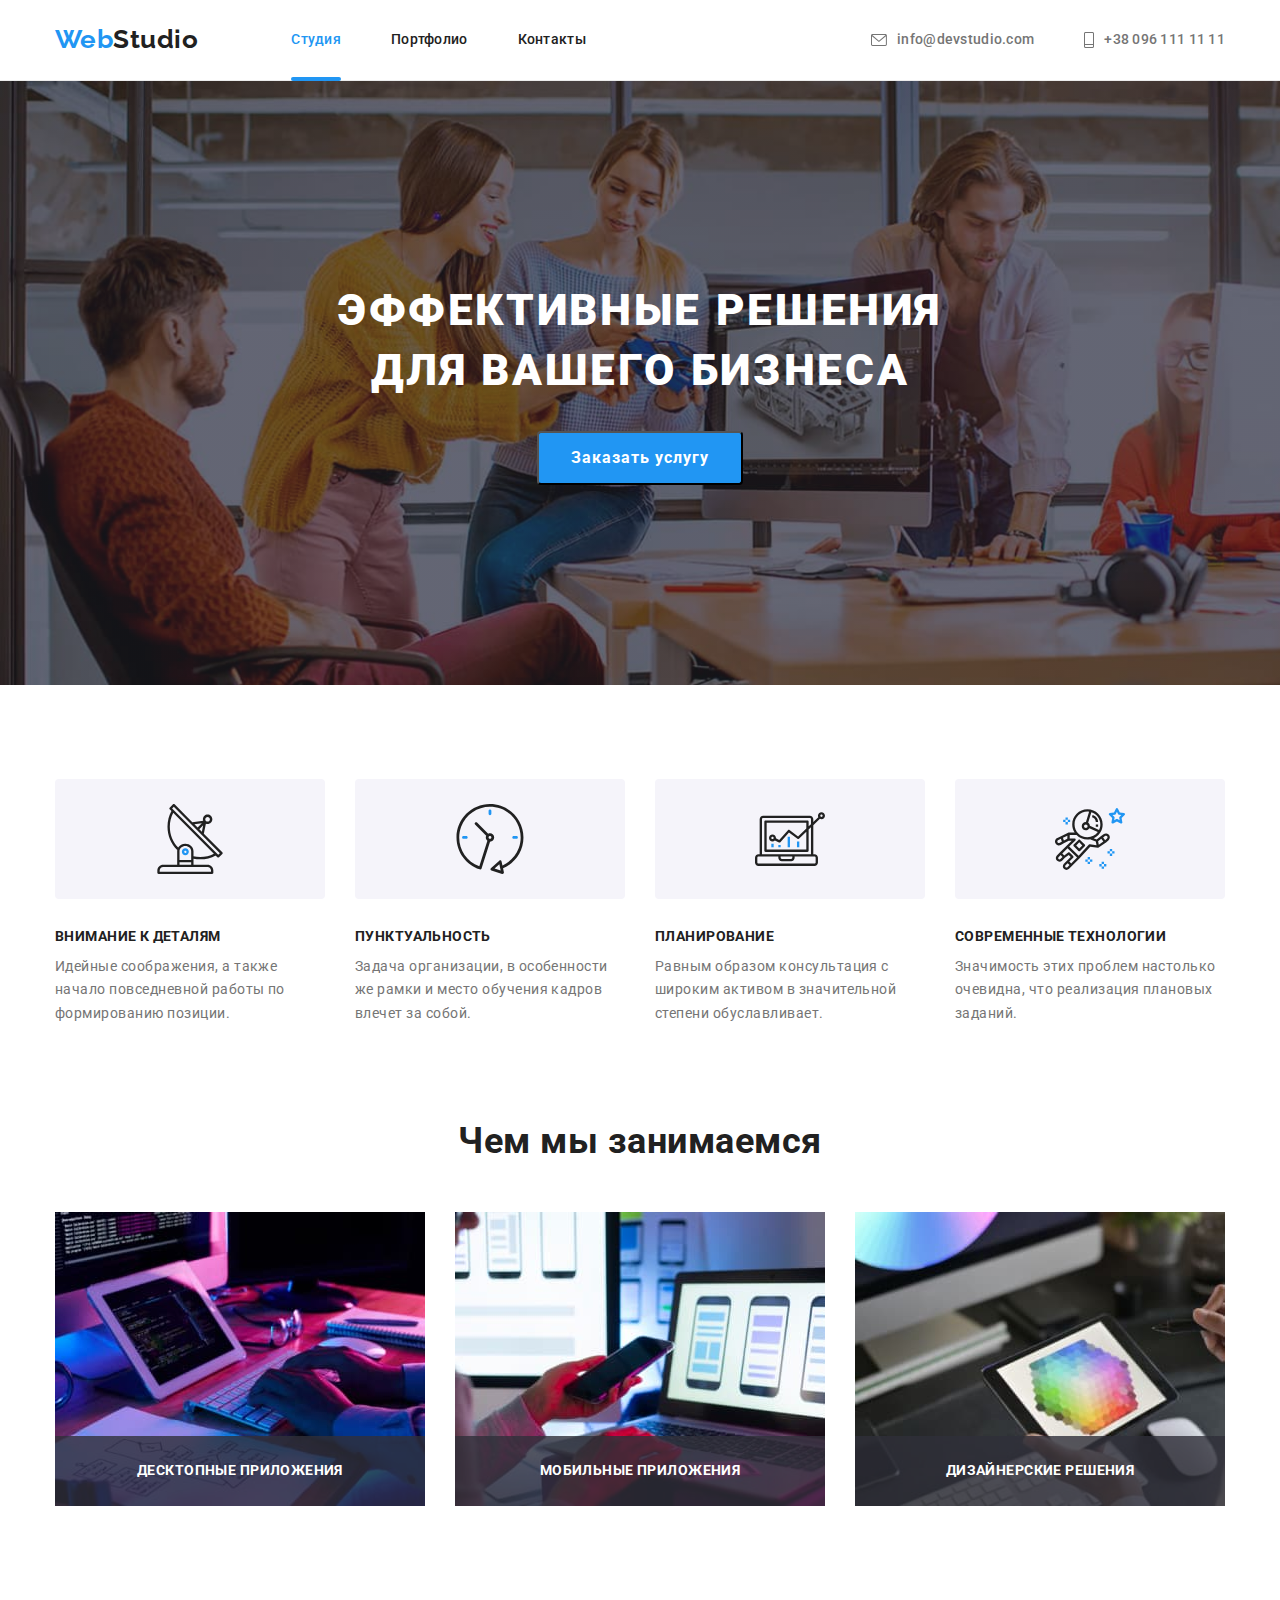
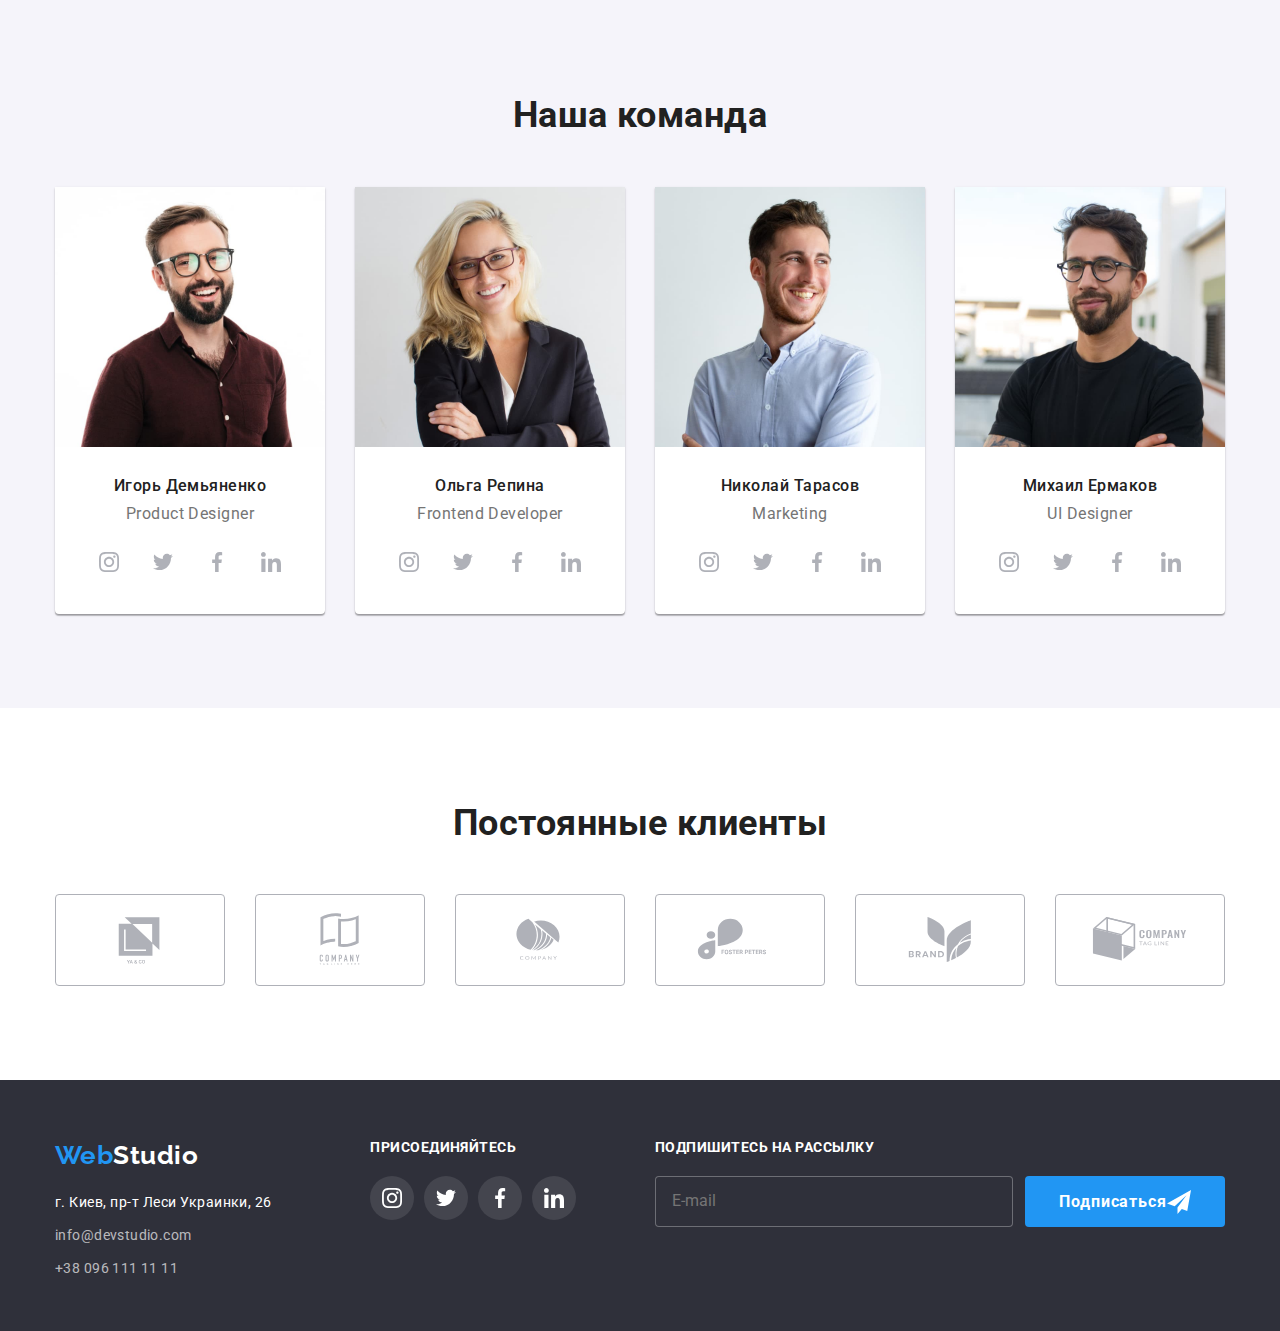
<file: index.html>
<!DOCTYPE html>
<html lang="ru">
  <head>
    <meta charset="UTF-8" />
    <meta http-equiv="X-UA-Compatible" content="IE=edge" />
    <meta name="viewport" content="width=device-width, initial-scale=1.0" />
    <title>WebStudio</title>
    <link
      href="https://fonts.googleapis.com/css2?family=Raleway:wght@700&family=Roboto:wght@400;500;700;900&display=swap"
      rel="stylesheet"
    />
    <!-- <link
      rel="stylesheet"
      href="https://cdnjs.cloudflare.com/ajax/libs/modern-normalize/1.0.0/modern-normalize.min.css"
    /> -->
    <link rel="stylesheet" href="./css/main.min.css" />
  </head>

  <body>
    <main>
      <!-- Шапка сайта -->
      <header class="page-header">
        <div class="container page-header__item">
          <nav class="main-nav">
            <a href="#" class="logo"><span class="logo__accent">Web</span>Studio</a>
            <ul class="site-nav">
              <li class="site-nav__item">
                <a href="./index.html" class="site-nav__link site-nav__link--current">Студия</a>
              </li>
              <li class="site-nav__item">
                <a href="./portfolio.html" class="site-nav__link">Портфолио</a>
              </li>
              <li class="site-nav__item"><a href="#footer" class="site-nav__link">Контакты</a></li>
            </ul>
          </nav>

          <ul class="auth-nav">
            <li class="auth-nav__item">
              <a href="mailto:info@devstudio.com" class="auth-nav__link">
                <svg class="auth-nav__icon" width="16" height="12">
                  <use href="./images/sprite1.svg#envelope"></use>
                </svg>
                info@devstudio.com</a
              >
            </li>
            <li class="auth-nav__item">
              <a href="tel:+380961111111" class="auth-nav__link"
                ><svg class="auth-nav__icon" width="10" height="16">
                  <use href="./images/sprite1.svg#phone"></use>
                </svg>
                +38 096 111 11 11</a
              >
            </li>
          </ul>
        </div>
      </header>
      <!-- Основная часть -->
      <!-- Герой -->
      <section class="hero">
        <div class="container">
          <h1 class="hero__title">
            ЭФФЕКТИВНЫЕ РЕШЕНИЯ<br />
            ДЛЯ ВАШЕГО БИЗНЕСА
          </h1>
          <button type="button" class="button-primary hero__button-primary" data-modal-open>
            Заказать услугу
          </button>
        </div>
      </section>
      <!-- feature list -->
      <section class="section feature">
        <div class="container">
          <h2 class="section__title visually-hidden">Список преимуществ</h2>
          <ul class="feature-list">
            <li class="feature-list__item">
              <div class="feature-list__thumb">
                <svg class="feature-list__icon">
                  <use href="./images/sprite1.svg#feat1"></use>
                </svg>
              </div>
              <h3 class="feature-list__title">ВНИМАНИЕ К ДЕТАЛЯМ</h3>
              <p class="feature-list__text">
                Идейные соображения, а также начало повседневной работы по формированию позиции.
              </p>
            </li>
            <li class="feature-list__item">
              <div class="feature-list__thumb">
                <svg class="feature-list__icon">
                  <use href="./images/sprite1.svg#feat2"></use>
                </svg>
              </div>
              <h3 class="feature-list__title">ПУНКТУАЛЬНОСТЬ</h3>
              <p class="feature-list__text">
                Задача организации, в особенности же рамки и место обучения кадров влечет за собой.
              </p>
            </li>
            <li class="feature-list__item">
              <div class="feature-list__thumb">
                <svg class="feature-list__icon">
                  <use href="./images/sprite1.svg#feat3"></use>
                </svg>
              </div>
              <h3 class="feature-list__title">ПЛАНИРОВАНИЕ</h3>
              <p class="feature-list__text">
                Равным образом консультация с широким активом в значительной степени обуславливает.
              </p>
            </li>
            <li class="feature-list__item">
              <div class="feature-list__thumb">
                <svg class="feature-list__icon">
                  <use href="./images/sprite1.svg#feat4"></use>
                </svg>
              </div>
              <h3 class="feature-list__title">СОВРЕМЕННЫЕ ТЕХНОЛОГИИ</h3>
              <p class="feature-list__text">
                Значимость этих проблем настолько очевидна, что реализация плановых заданий.
              </p>
            </li>
          </ul>
        </div>
      </section>
      <!-- Чем мы занимаемся -->
      <section class="section works">
        <div class="container">
          <h2 class="section__title">Чем мы занимаемся</h2>
          <ul class="works-list">
            <li class="works-list__item">
              <img src="./images/pic1.jpg" alt="Пример работ1" width="370" />
              <div class="works-list__overlay">
                <p class="works-list__text">ДЕСКТОПНЫЕ ПРИЛОЖЕНИЯ</p>
              </div>
            </li>
            <li class="works-list__item">
              <img src="./images/pic2.jpg" alt="Пример работ2" width="370" />
              <div class="works-list__overlay">
                <p class="works-list__text">МОБИЛЬНЫЕ ПРИЛОЖЕНИЯ</p>
              </div>
            </li>
            <li class="works-list__item">
              <img src="./images/pic3.jpg" alt="Пример работ3" width="370" />
              <div class="works-list__overlay">
                <p class="works-list__text">ДИЗАЙНЕРСКИЕ РЕШЕНИЯ</p>
              </div>
            </li>
          </ul>
        </div>
      </section>
      <!-- Наша команда -->
      <section class="section team">
        <div class="container">
          <h2 class="section__title">Наша команда</h2>
          <ul class="team-list">
            <li class="team-list__item">
              <img src="./images/team1.jpg" alt="Игорь Демьяненко" width="270" />
              <p class="team-list__title">Игорь Демьяненко</p>
              <span class="team-list__text">Product Designer</span>
              <ul class="team-social">
                <li class="team-social__item">
                  <a href="#" class="team-social__link">
                    <svg class="team-social__icon" width="20" height="20">
                      <use href="./images/sprite1.svg#instagram1"></use>
                    </svg>
                  </a>
                </li>
                <li class="team-social__item">
                  <a href="#" class="team-social__link">
                    <svg class="team-social__icon" width="20" height="20">
                      <use href="./images/sprite1.svg#twitter1"></use>
                    </svg>
                  </a>
                </li>
                <li class="team-social__item">
                  <a href="#" class="team-social__link">
                    <svg class="team-social__icon" width="20" height="20">
                      <use href="./images/sprite1.svg#facebook1"></use>
                    </svg>
                  </a>
                </li>
                <li class="team-social__item">
                  <a href="#" class="team-social__link">
                    <svg class="team-social__icon" width="20" height="20">
                      <use href="./images/sprite1.svg#linkedin1"></use>
                    </svg>
                  </a>
                </li>
              </ul>
            </li>
            <li class="team-list__item">
              <img src="./images/team2.jpg" alt="Ольга Репина" width="270" />
              <p class="team-list__title">Ольга Репина</p>
              <span class="team-list__text">Frontend Developer</span>
              <ul class="team-social">
                <li class="team-social__item">
                  <a href="#" class="team-social__link">
                    <svg class="team-social__icon" width="20" height="20">
                      <use href="./images/sprite1.svg#instagram1"></use>
                    </svg>
                  </a>
                </li>
                <li class="team-social__item">
                  <a href="#" class="team-social__link">
                    <svg class="team-social__icon" width="20" height="20">
                      <use href="./images/sprite1.svg#twitter1"></use>
                    </svg>
                  </a>
                </li>
                <li class="team-social__item">
                  <a href="#" class="team-social__link">
                    <svg class="team-social__icon" width="20" height="20">
                      <use href="./images/sprite1.svg#facebook1"></use>
                    </svg>
                  </a>
                </li>
                <li class="team-social__item">
                  <a href="#" class="team-social__link">
                    <svg class="team-social__icon" width="20" height="20">
                      <use href="./images/sprite1.svg#linkedin1"></use>
                    </svg>
                  </a>
                </li>
              </ul>
            </li>
            <li class="team-list__item">
              <img src="./images/team3.jpg" alt="Николай Тарасов" width="270" />
              <p class="team-list__title">Николай Тарасов</p>
              <span class="team-list__text">Marketing</span>
              <ul class="team-social">
                <li class="team-social__item">
                  <a href="#" class="team-social__link">
                    <svg class="team-social__icon" width="20" height="20">
                      <use href="./images/sprite1.svg#instagram1"></use>
                    </svg>
                  </a>
                </li>
                <li class="team-social__item">
                  <a href="#" class="team-social__link">
                    <svg class="team-social__icon" width="20" height="20">
                      <use href="./images/sprite1.svg#twitter1"></use>
                    </svg>
                  </a>
                </li>
                <li class="team-social__item">
                  <a href="#" class="team-social__link">
                    <svg class="team-social__icon" width="20" height="20">
                      <use href="./images/sprite1.svg#facebook1"></use>
                    </svg>
                  </a>
                </li>
                <li class="team-social__item">
                  <a href="#" class="team-social__link">
                    <svg class="team-social__icon" width="20" height="20">
                      <use href="./images/sprite1.svg#linkedin1"></use>
                    </svg>
                  </a>
                </li>
              </ul>
            </li>
            <li class="team-list__item">
              <img src="./images/team4.jpg" alt="Михаил Ермаков" width="270" />
              <p class="team-list__title">Михаил Ермаков</p>
              <span class="team-list__text">UI Designer</span>
              <ul class="team-social">
                <li class="team-social__item">
                  <a href="#" class="team-social__link">
                    <svg class="team-social__icon" width="20" height="20">
                      <use href="./images/sprite1.svg#instagram1"></use>
                    </svg>
                  </a>
                </li>
                <li class="team-social__item">
                  <a href="#" class="team-social__link">
                    <svg class="team-social__icon" width="20" height="20">
                      <use href="./images/sprite1.svg#twitter1"></use>
                    </svg>
                  </a>
                </li>
                <li class="team-social__item">
                  <a href="#" class="team-social__link">
                    <svg class="team-social__icon" width="20" height="20">
                      <use href="./images/sprite1.svg#facebook1"></use>
                    </svg>
                  </a>
                </li>
                <li class="team-social__item">
                  <a href="#" class="team-social__link">
                    <svg class="team-social__icon" width="20" height="20">
                      <use href="./images/sprite1.svg#linkedin1"></use>
                    </svg>
                  </a>
                </li>
              </ul>
            </li>
          </ul>
        </div>
      </section>
      <!-- Наши клиенты -->
      <section class="section customers">
        <div class="container">
          <h2 class="section__title">Постоянные клиенты</h2>
          <ul class="customers-list">
            <li class="customers-list__item">
              <a href="#" class="customers-list__link">
                <svg class="customers-list__icon">
                  <use href="./images/sprite1.svg#customers1"></use>
                </svg>
              </a>
            </li>
            <li class="customers-list__item">
              <a href="#" class="customers-list__link">
                <svg class="customers-list__icon">
                  <use href="./images/sprite1.svg#customers2"></use>
                </svg>
              </a>
            </li>
            <li class="customers-list__item">
              <a href="#" class="customers-list__link">
                <svg class="customers-list__icon">
                  <use href="./images/sprite1.svg#customers3"></use>
                </svg>
              </a>
            </li>
            <li class="customers-list__item">
              <a href="#" class="customers-list__link">
                <svg class="customers-list__icon">
                  <use href="./images/sprite1.svg#customers4"></use>
                </svg>
              </a>
            </li>
            <li class="customers-list__item">
              <a href="#" class="customers-list__link">
                <svg class="customers-list__icon">
                  <use href="./images/sprite1.svg#customers5"></use>
                </svg>
              </a>
            </li>
            <li class="customers-list__item">
              <a href="#" class="customers-list__link">
                <svg class="customers-list__icon">
                  <use href="./images/sprite1.svg#customers6"></use>
                </svg>
              </a>
            </li>
          </ul>
        </div>
      </section>
    </main>

    <!-- Футер -->
    <footer id="footer" class="page-footer">
      <div class="container page-footer__item">
        <div>
          <a href="#" class="logo logo--light"><span class="logo__accent">Web</span>Studio</a>
          <div class="contacts">
            <address class="contacts__city">г. Киев, пр-т Леси Украинки, 26</address>
            <div class="contacts_box">
              <a href="mailto:info@devstudio.com" class="contacts__link">info@devstudio.com</a>
              <p><a href="tel:+380961111111" class="contacts__link">+38 096 111 11 11</a></p>
            </div>
          </div>
        </div>
        <div class="joinus">
          <p class="joinus__p">ПРИСОЕДИНЯЙТЕСЬ</p>
          <ul class="footer-social">
            <li class="footer-social__item">
              <a href="#" class="footer-social__link">
                <svg class="footer-social__icon" width="20" height="20">
                  <use href="./images/sprite1.svg#instagram1"></use>
                </svg>
              </a>
            </li>
            <li class="footer-social__item">
              <a href="#" class="footer-social__link">
                <svg class="footer-social__icon" width="20" height="20">
                  <use href="./images/sprite1.svg#twitter1"></use>
                </svg>
              </a>
            </li>
            <li class="footer-social__item">
              <a href="#" class="footer-social__link">
                <svg class="footer-social__icon" width="20" height="20">
                  <use href="./images/sprite1.svg#facebook1"></use>
                </svg>
              </a>
            </li>
            <li class="footer-social__item">
              <a href="#" class="footer-social__link">
                <svg class="footer-social__icon" width="20" height="20">
                  <use href="./images/sprite1.svg#linkedin1"></use>
                </svg>
              </a>
            </li>
          </ul>
        </div>
        <div class="joinus">
          <p class="joinus__p">Подпишитесь на рассылку</p>

          <form class="tosign">
            <input type="email" class="tosign__email" name="mail" placeholder="E-mail" />

            <button type="submit" class="button-primary tosign__button-primary">
              Подписаться
              <svg class="tosignicon" width="24" height="24">
                <use href="./images/icons.svg#telegram"></use>
              </svg>
            </button>
          </form>
        </div>
      </div>
    </footer>

    <!-- Модальное окно -->

    <div class="backdrop is-hidden" data-modal>
      <div class="modal">
        <button class="modal__close" type="button" data-modal-close>
          <svg class="modal__icon" width="18" height="18">
            <use class="modal__exit" href="./images/icons.svg#close"></use>
          </svg>
        </button>

        <form class="js-speaker-form form">
          <div role="group" class="form__group">
            <h2 class="form__title">Оставьте свои данные, мы вам перезвоним</h2>

            <div class="form-field">
              <label for="name" class="form-field__label">Имя</label>
              <input type="text" name="name" id="name" class="form-field__input" />
              <svg class="form-field__icon">
                <use class="" href="./images/icons.svg#name"></use>
              </svg>
            </div>

            <div class="form-field">
              <label for="tel" class="form-field__label">Телефон</label>
              <input type="tel" name="tel" id="tel" class="form-field__input" autocomplete="off" />
              <svg class="form-field__icon">
                <use class="" href="./images/icons.svg#phone"></use>
              </svg>
            </div>

            <div class="form-field">
              <label for="mail" class="form-field__label">Почта</label>
              <input type="email" name="mail" id="mail" class="form-field__input" />
              <svg class="form-field__icon">
                <use class="" href="./images/icons.svg#mail"></use>
              </svg>
            </div>
          </div>

          <div class="form-field">
            <label for="comment" class="form-field__label">Комментарий</label>
            <textarea
              class="form-field__comment"
              name="comment"
              id="comment"
              placeholder="Введите текст"
            ></textarea>
          </div>

          <!-- Policy and checkbox -->

          <div class="form-policy">
            <label class="form-policy__label">
              <input type="checkbox" class="checkbox-policy" name="policy" />
              <span class="checkbox-policy__icon"></span>
              Соглашаюсь с рассылкой и принимаю
              <a href="#" class="form-policy__link">Условия договора</a>
            </label>
          </div>

          <div class="submit">
            <button type="submit" class="button-primary submit__button-primary">Отправить</button>
          </div>
        </form>
      </div>
    </div>
    <script src="./js/modal.js"></script>
  </body>
</html>
</file>
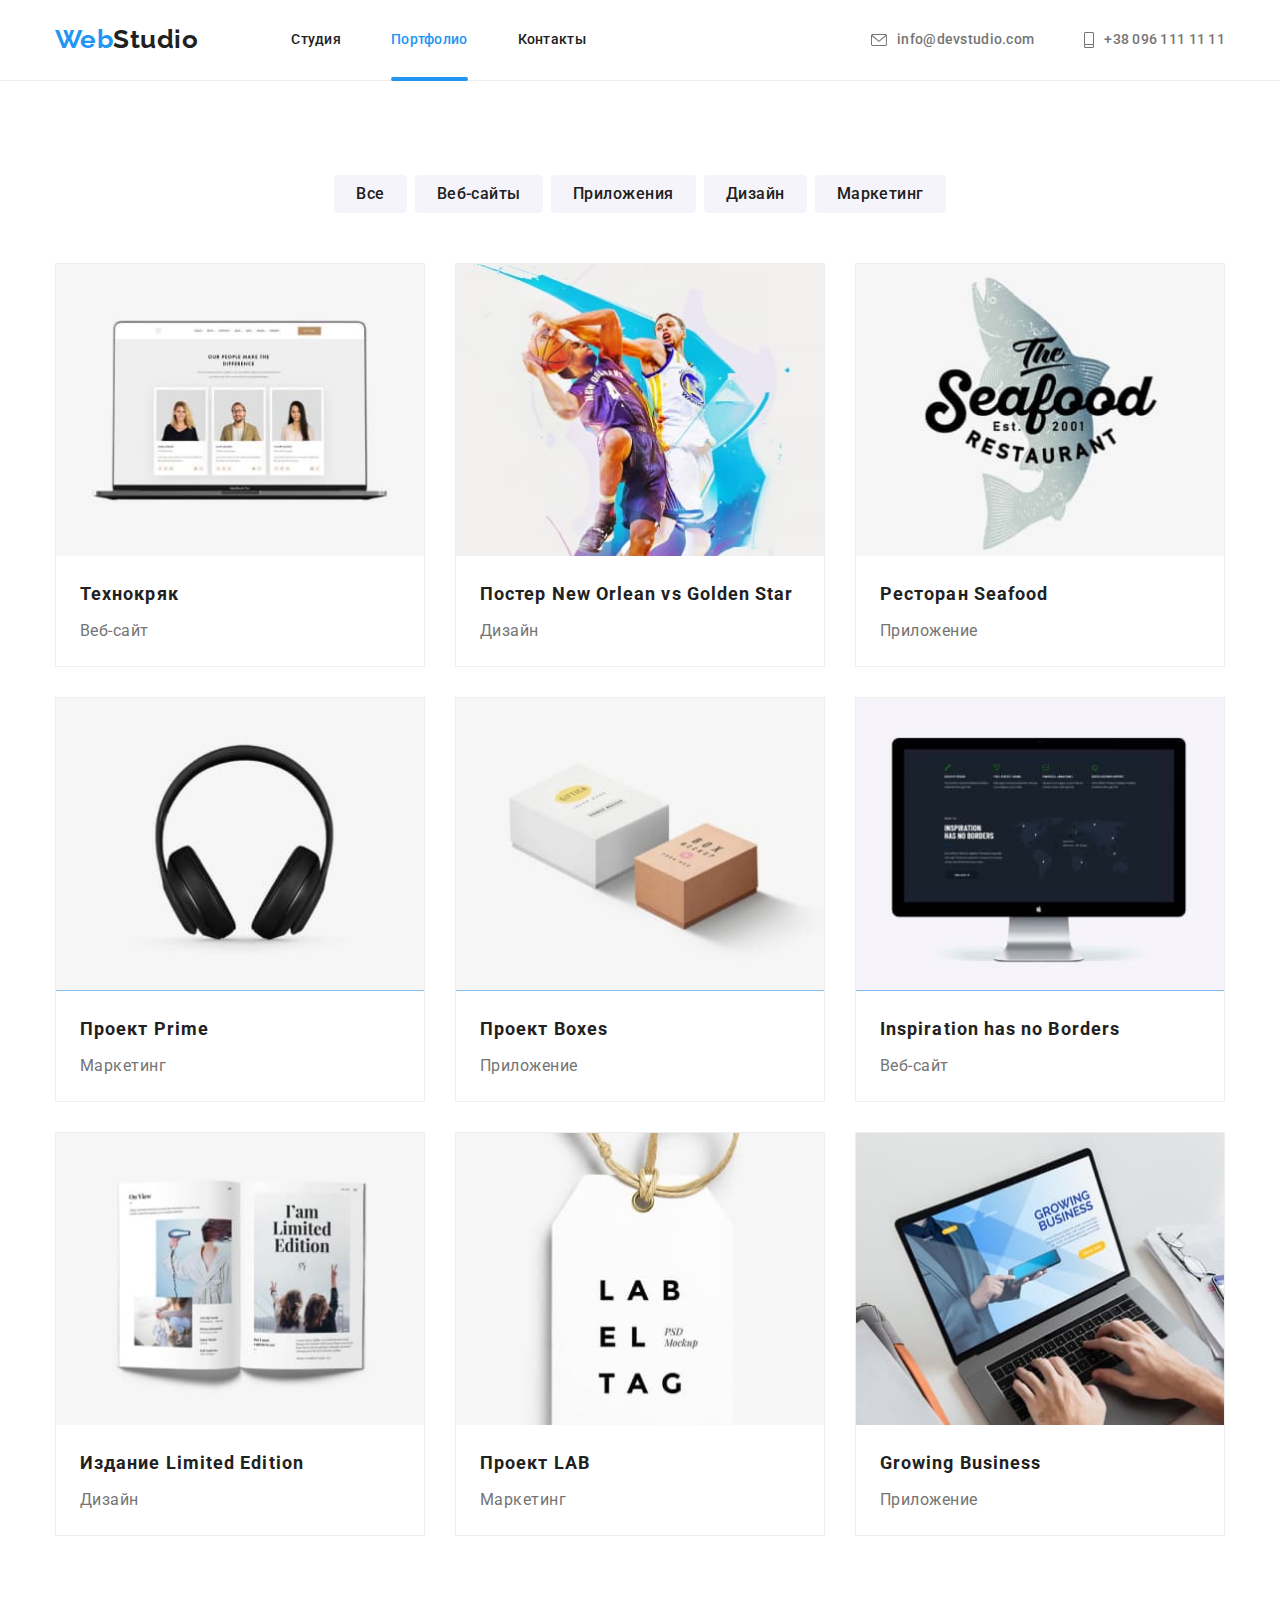
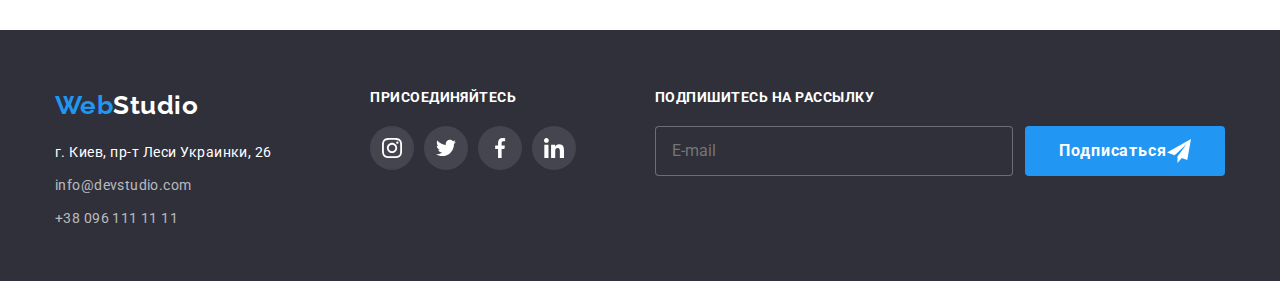
<file: portfolio.html>
<!DOCTYPE html>
<html lang="ru">
  <head>
    <meta charset="UTF-8" />
    <meta http-equiv="X-UA-Compatible" content="IE=edge" />
    <meta name="viewport" content="width=device-width, initial-scale=1.0" />
    <title>WebStudio</title>
    <link
      href="https://fonts.googleapis.com/css2?family=Raleway:wght@700&family=Roboto:wght@400;500;700;900&display=swap"
      rel="stylesheet"
    />
    <!-- <link
      rel="stylesheet"
      href="https://cdnjs.cloudflare.com/ajax/libs/modern-normalize/1.0.0/modern-normalize.min.css"
    /> -->
    <link rel="stylesheet" href="./css/main.min.css" />
  </head>

  <body>
    <!-- Шапка сайта -->
    <header class="page-header">
      <div class="container page-header__item">
        <nav class="main-nav">
          <a href="#" class="logo"><span class="logo__accent">Web</span>Studio</a>
          <ul class="site-nav">
            <li class="site-nav__item">
              <a href="./index.html" class="site-nav__link">Студия</a>
            </li>
            <li class="site-nav__item">
              <a href="./portfolio.html" class="site-nav__link site-nav__link--current"
                >Портфолио</a
              >
            </li>
            <li class="site-nav__item"><a href="#footer" class="site-nav__link">Контакты</a></li>
          </ul>
        </nav>

        <ul class="auth-nav">
          <li class="auth-nav__item">
            <a href="mailto:info@devstudio.com" class="auth-nav__link">
              <svg class="auth-nav__icon" width="16" height="12">
                <use href="./images/sprite1.svg#envelope"></use>
              </svg>
              info@devstudio.com</a
            >
          </li>
          <li class="auth-nav__item">
            <a href="tel:+380961111111" class="auth-nav__link"
              ><svg class="auth-nav__icon" width="10" height="16">
                <use href="./images/sprite1.svg#phone"></use>
              </svg>
              +38 096 111 11 11</a
            >
          </li>
        </ul>
      </div>
    </header>
    <!-- Основная часть -->
    <main>
      <!-- Герой -->
      <section class="section portfolio">
        <div class="container">
          <h1 class="visually-hidden">Портфолио работ</h1>
          <ul class="buttons">
            <li class="buttons__item">
              <button type="button" class="buttons-secondary">Все</button>
            </li>
            <li class="buttons__item">
              <button type="button" class="buttons-secondary">Веб-сайты</button>
            </li>
            <li class="buttons__item">
              <button type="button" class="buttons-secondary">Приложения</button>
            </li>
            <li class="buttons__item">
              <button type="button" class="buttons-secondary">Дизайн</button>
            </li>
            <li class="buttons__item">
              <button type="button" class="buttons-secondary">Маркетинг</button>
            </li>
          </ul>
          <!-- список работ -->
          <ul class="projects-list">
            <li class="projects-list__item">
              <a href="#" class="projects-list__link">
                <div class="projects-list__thumb">
                  <img src="./images/portf1.jpg" alt="Веб-сайт Технокряк" width="370" />
                  <div class="projects-overlay">
                    <p class="projects-overlay__text">
                      Технокряк это современная площадка распространения коронавируса. Компании
                      используют эту платформу для цифрового шпионажа и атак на защищённые сервера
                      конкурентов.
                    </p>
                  </div>
                </div>
                <div class="projects-list__content">
                  <h3 class="projects-list__title">Технокряк</h3>
                  <p class="projects-list__text">Веб-сайт</p>
                </div>
              </a>
            </li>

            <li class="projects-list__item">
              <a href="#" class="projects-list__link">
                <div class="projects-list__thumb">
                  <img
                    src="./images/portf2.jpg"
                    alt="Постер New Orlean vs Golden Star"
                    width="370"
                  />
                  <div class="projects-overlay">
                    <p class="projects-overlay__text">
                      Технокряк это современная площадка распространения коронавируса. Компании
                      используют эту платформу для цифрового шпионажа и атак на защищённые сервера
                      конкурентов.
                    </p>
                  </div>
                </div>
                <div class="projects-list__content">
                  <h3 class="projects-list__title">Постер New Orlean vs Golden Star</h3>
                  <p class="projects-list__text">Дизайн</p>
                </div>
              </a>
            </li>

            <li class="projects-list__item">
              <a href="#" class="projects-list__link">
                <div class="projects-list__thumb">
                  <img src="./images/portf3.jpg" alt="Ресторан Seafood" width="370" />
                  <div class="projects-overlay">
                    <p class="projects-overlay__text">
                      Технокряк это современная площадка распространения коронавируса. Компании
                      используют эту платформу для цифрового шпионажа и атак на защищённые сервера
                      конкурентов.
                    </p>
                  </div>
                </div>
                <div class="projects-list__content">
                  <h3 class="projects-list__title">Ресторан Seafood</h3>
                  <p class="projects-list__text">Приложение</p>
                </div>
              </a>
            </li>

            <li class="projects-list__item">
              <a href="#" class="projects-list__link">
                <div class="projects-list__thumb">
                  <img src="./images/portf4.jpg" alt="Проект Prime" width="370" />
                  <div class="projects-overlay">
                    <p class="projects-overlay__text">
                      Технокряк это современная площадка распространения коронавируса. Компании
                      используют эту платформу для цифрового шпионажа и атак на защищённые сервера
                      конкурентов.
                    </p>
                  </div>
                </div>
                <div class="projects-list__content">
                  <h3 class="projects-list__title">Проект Prime</h3>
                  <p class="projects-list__text">Маркетинг</p>
                </div>
              </a>
            </li>

            <li class="projects-list__item">
              <a href="#" class="projects-list__link">
                <div class="projects-list__thumb">
                  <img src="./images/portf5.jpg" alt="Проект Boxes" width="370" />
                  <div class="projects-overlay">
                    <p class="projects-overlay__text">
                      Технокряк это современная площадка распространения коронавируса. Компании
                      используют эту платформу для цифрового шпионажа и атак на защищённые сервера
                      конкурентов.
                    </p>
                  </div>
                </div>
                <div class="projects-list__content">
                  <h3 class="projects-list__title">Проект Boxes</h3>
                  <p class="projects-list__text">Приложение</p>
                </div>
              </a>
            </li>

            <li class="projects-list__item">
              <a href="#" class="projects-list__link">
                <div class="projects-list__thumb">
                  <img src="./images/portf6.jpg" alt="Inspiration has no Borders" width="370" />
                  <div class="projects-overlay">
                    <p class="projects-overlay__text">
                      Технокряк это современная площадка распространения коронавируса. Компании
                      используют эту платформу для цифрового шпионажа и атак на защищённые сервера
                      конкурентов.
                    </p>
                  </div>
                </div>
                <div class="projects-list__content">
                  <h3 class="projects-list__title">Inspiration has no Borders</h3>
                  <p class="projects-list__text">Веб-сайт</p>
                </div>
              </a>
            </li>

            <li class="projects-list__item">
              <a href="#" class="projects-list__link">
                <div class="projects-list__thumb">
                  <img src="./images/portf7.jpg" alt="Издание Limited Edition" width="370" />
                  <div class="projects-overlay">
                    <p class="projects-overlay__text">
                      Технокряк это современная площадка распространения коронавируса. Компании
                      используют эту платформу для цифрового шпионажа и атак на защищённые сервера
                      конкурентов.
                    </p>
                  </div>
                </div>
                <div class="projects-list__content">
                  <h3 class="projects-list__title">Издание Limited Edition</h3>
                  <p class="projects-list__text">Дизайн</p>
                </div>
              </a>
            </li>

            <li class="projects-list__item">
              <a href="#" class="projects-list__link">
                <div class="projects-list__thumb">
                  <img src="./images/portf8.jpg" alt="Проект LAB" width="370" />
                  <div class="projects-overlay">
                    <p class="projects-overlay__text">
                      Технокряк это современная площадка распространения коронавируса. Компании
                      используют эту платформу для цифрового шпионажа и атак на защищённые сервера
                      конкурентов.
                    </p>
                  </div>
                </div>
                <div class="projects-list__content">
                  <h3 class="projects-list__title">Проект LAB</h3>
                  <p class="projects-list__text">Маркетинг</p>
                </div>
              </a>
            </li>

            <li class="projects-list__item">
              <a href="#" class="projects-list__link">
                <div class="projects-list__thumb">
                  <img src="./images/portf9.jpg" alt="Growing Business" width="370" />
                  <div class="projects-overlay">
                    <p class="projects-overlay__text">
                      Технокряк это современная площадка распространения коронавируса. Компании
                      используют эту платформу для цифрового шпионажа и атак на защищённые сервера
                      конкурентов.
                    </p>
                  </div>
                </div>
                <div class="projects-list__content">
                  <h3 class="projects-list__title">Growing Business</h3>
                  <p class="projects-list__text">Приложение</p>
                </div>
              </a>
            </li>
          </ul>
        </div>
      </section>
    </main>
    <!-- Футер -->
    <footer id="footer" class="page-footer">
      <div class="container page-footer__item">
        <div>
          <a href="#" class="logo logo--light"><span class="logo__accent">Web</span>Studio</a>
          <div class="contacts">
            <address class="contacts__city">г. Киев, пр-т Леси Украинки, 26</address>
            <div class="contacts_box">
              <a href="mailto:info@devstudio.com" class="contacts__link">info@devstudio.com</a>
              <p><a href="tel:+380961111111" class="contacts__link">+38 096 111 11 11</a></p>
            </div>
          </div>
        </div>
        <div class="joinus">
          <p class="joinus__p">ПРИСОЕДИНЯЙТЕСЬ</p>
          <ul class="footer-social">
            <li class="footer-social__item">
              <a href="#" class="footer-social__link">
                <svg class="footer-social__icon" width="20" height="20">
                  <use href="./images/sprite1.svg#instagram1"></use>
                </svg>
              </a>
            </li>
            <li class="footer-social__item">
              <a href="#" class="footer-social__link">
                <svg class="footer-social__icon" width="20" height="20">
                  <use href="./images/sprite1.svg#twitter1"></use>
                </svg>
              </a>
            </li>
            <li class="footer-social__item">
              <a href="#" class="footer-social__link">
                <svg class="footer-social__icon" width="20" height="20">
                  <use href="./images/sprite1.svg#facebook1"></use>
                </svg>
              </a>
            </li>
            <li class="footer-social__item">
              <a href="#" class="footer-social__link">
                <svg class="footer-social__icon" width="20" height="20">
                  <use href="./images/sprite1.svg#linkedin1"></use>
                </svg>
              </a>
            </li>
          </ul>
        </div>
        <div class="joinus">
          <p class="joinus__p">Подпишитесь на рассылку</p>

          <form class="tosign">
            <input type="email" class="tosign__email" name="mail" placeholder="E-mail" />

            <button type="submit" class="button-primary tosign__button-primary">
              Подписаться
              <svg class="tosignicon" width="24" height="24">
                <use href="./images/icons.svg#telegram"></use>
              </svg>
            </button>
          </form>
        </div>
      </div>
    </footer>
  </body>
</html>
</file>
<file: css/main.min.css>
/*! modern-normalize v1.1.0 | MIT License | https://github.com/sindresorhus/modern-normalize */*,::before,::after{-webkit-box-sizing:border-box;box-sizing:border-box}html{line-height:1.15;-webkit-text-size-adjust:100%;-moz-tab-size:4;-o-tab-size:4;tab-size:4}body{margin:0;font-family:system-ui,-apple-system,"Segoe UI",Roboto,Helvetica,Arial,sans-serif,"Apple Color Emoji","Segoe UI Emoji"}hr{height:0;color:inherit}abbr[title]{-webkit-text-decoration:underline dotted;text-decoration:underline dotted}b,strong{font-weight:bolder}code,kbd,samp,pre{font-family:ui-monospace, SFMono-Regular, Consolas, 'Liberation Mono', Menlo, monospace;font-size:1em}small{font-size:80%}sub,sup{font-size:75%;line-height:0;position:relative;vertical-align:baseline}sub{bottom:-0.25em}sup{top:-0.5em}table{text-indent:0;border-color:inherit}button,input,optgroup,select,textarea{font-family:inherit;font-size:100%;line-height:1.15;margin:0}button,select{text-transform:none}button,[type='button'],[type='reset'],[type='submit']{-webkit-appearance:button}::-moz-focus-inner{border-style:none;padding:0}:-moz-focusring{outline:1px dotted ButtonText}:-moz-ui-invalid{box-shadow:none}legend{padding:0}progress{vertical-align:baseline}::-webkit-inner-spin-button,::-webkit-outer-spin-button{height:auto}[type='search']{-webkit-appearance:textfield;outline-offset:-2px}::-webkit-search-decoration{-webkit-appearance:none}::-webkit-file-upload-button{-webkit-appearance:button;font:inherit}summary{display:list-item}body{background-color:#fff;color:#757575;font-family:roboto, sans-serif;font-weight:400;font-size:16px;line-height:1.18;letter-spacing:0.03em}.list,.site-nav,.auth-nav,.contacts,.feature-list,.works-list,.team-list,.projects-list,.buttons,p,ul,h1,h2,h3,pre,a{padding:0;margin:0;list-style:none;text-decoration:none}img{display:block;max-width:100%;height:auto;margin:0}.container{padding-left:15px;padding-right:15px;margin-left:auto;margin-right:auto;width:1200px}.visually-hidden{position:absolute;clip:rect(0 0 0 0);width:1px;height:1px;margin:-1px}.page-header{border-bottom:1px solid #ececec;display:block}.page-header__item{display:-webkit-box;display:-ms-flexbox;display:flex}.main-nav{display:-webkit-box;display:-ms-flexbox;display:flex;-webkit-box-align:center;-ms-flex-align:center;align-items:center}.logo{margin-right:93px;padding-top:24px;padding-bottom:25px;color:#212121;font-family:Raleway, sans-serif;font-weight:700;font-size:26px;line-height:1.19;text-decoration:none}.logo__accent{color:#2196f3}.site-nav{display:-webkit-box;display:-ms-flexbox;display:flex}.site-nav__item:not(:first-child){margin-left:50px}.site-nav__link{display:block;padding-top:32px;padding-bottom:32px;color:#212121;font-style:normal;font-weight:500;font-size:14px;line-height:1.14;letter-spacing:0.02em;text-decoration:none;-webkit-transition:color 250ms cubic-bezier(0.4, 0, 0.2, 1);transition:color 250ms cubic-bezier(0.4, 0, 0.2, 1)}.site-nav__link:hover,.site-nav__link:focus{color:#2196f3}.site-nav__link--current{position:relative;color:#2196f3;font-style:normal;font-weight:500;font-size:14px;line-height:1.14;letter-spacing:0.02em;text-decoration:none}.site-nav__link--current::after{content:'';position:absolute;bottom:-1px;left:0;background-color:#2196f3;width:100%;height:4px;border-radius:2px}.auth-nav{display:-webkit-box;display:-ms-flexbox;display:flex;-webkit-box-align:center;-ms-flex-align:center;align-items:center;margin-left:auto}.auth-nav__item:not(:first-child){margin-left:50px}.auth-nav__link{display:-webkit-box;display:-ms-flexbox;display:flex;-webkit-box-pack:center;-ms-flex-pack:center;justify-content:center;-webkit-box-align:center;-ms-flex-align:center;align-items:center;padding-top:32px;padding-bottom:32px;color:#757575;font-style:normal;font-weight:500;font-size:14px;line-height:1.14;letter-spacing:0.02em;text-decoration:none;-webkit-transition:color 250ms cubic-bezier(0.4, 0, 0.2, 1);transition:color 250ms cubic-bezier(0.4, 0, 0.2, 1)}.auth-nav__link:hover,.auth-nav__link:focus{color:#2196f3}.auth-nav__icon{margin-right:10px;fill:#757575}.auth-nav__link:hover .auth-nav__icon,.auth-nav__link:focus .auth-nav__icon{fill:#2196f3}.section__title{margin-top:0;margin-bottom:50px;color:#212121;font-weight:700;font-size:36px;line-height:1.17;text-align:center}.section{padding-top:94px;padding-bottom:94px}.button-primary{display:inline-block;min-width:200px;border-radius:4px;padding:10px 32px;text-align:center;color:#fff;background-color:#2196f3;font-family:inherit;font-weight:700;font-size:16px;line-height:1.87;letter-spacing:0.06em;cursor:pointer;-webkit-transition:background-color 250ms cubic-bezier(0.4, 0, 0.2, 1),color 250ms cubic-bezier(0.4, 0, 0.2, 1);transition:background-color 250ms cubic-bezier(0.4, 0, 0.2, 1),color 250ms cubic-bezier(0.4, 0, 0.2, 1)}.hero{display:block;padding-top:200px;padding-bottom:200px;margin-left:auto;margin-right:auto;max-width:1600px;min-height:600px;background-color:#2f303a;text-align:center;background-image:-webkit-gradient(linear, left top, right top, from(rgba(47,48,58,0.4)), to(rgba(47,48,58,0.4))),url("../images/header.jpg");background-image:linear-gradient(to right, rgba(47,48,58,0.4), rgba(47,48,58,0.4)),url("../images/header.jpg");background-size:cover;background-repeat:no-repeat}.hero__title{margin-top:0;margin-bottom:30px;color:#fff;font-weight:900;font-size:44px;line-height:1.36;letter-spacing:0.06em;text-transform:uppercase}.hero__button-primary:hover,.hero__button-primary:focus{color:#2196f3;background-color:#fff}.feature-list{display:-webkit-box;display:-ms-flexbox;display:flex;-webkit-box-pack:justify;-ms-flex-pack:justify;justify-content:space-between}.feature-list__item{width:270px}.feature-list__thumb{width:270px;height:120px;display:-webkit-box;display:-ms-flexbox;display:flex;-webkit-box-align:center;-ms-flex-align:center;align-items:center;-webkit-box-pack:center;-ms-flex-pack:center;justify-content:center;background-color:#f5f4fa;border-radius:4px}.feature-list__icon{width:70px;height:70px}.feature-list__title{margin-top:30px;margin-bottom:10px;color:#212121;font-weight:700;font-size:14px;line-height:1.14;letter-spacing:0.03em;text-transform:uppercase}.feature-list__text{font-size:14px;line-height:1.71;margin:0}.works{padding-top:0}.works-list{display:-webkit-box;display:-ms-flexbox;display:flex;-webkit-box-pack:justify;-ms-flex-pack:justify;justify-content:space-between}.works-list__item{position:relative}.works-list__overlay{position:absolute;display:-webkit-box;display:-ms-flexbox;display:flex;-webkit-box-pack:center;-ms-flex-pack:center;justify-content:center;-webkit-box-align:center;-ms-flex-align:center;align-items:center;left:0;bottom:0;width:100%;height:70px;background-color:rgba(47,48,58,0.8)}.works-list__text{font-weight:700;font-size:14px;line-height:1.14;text-align:center;margin:0;letter-spacing:0.03em;text-transform:uppercase;color:#fff}.team{background-color:#f5f4fa}.team-list{display:-webkit-box;display:-ms-flexbox;display:flex;text-align:center;-webkit-box-pack:justify;-ms-flex-pack:justify;justify-content:space-between}.team-list__item{background-color:#fff;padding-bottom:30px;-webkit-box-shadow:0px 1px 3px rgba(0,0,0,0.12),0px 1px 1px rgba(0,0,0,0.14),0px 2px 1px rgba(0,0,0,0.2);box-shadow:0px 1px 3px rgba(0,0,0,0.12),0px 1px 1px rgba(0,0,0,0.14),0px 2px 1px rgba(0,0,0,0.2);border-radius:0px 0px 4px 4px}.team-list__title{margin-top:30px;margin-bottom:10px;color:#212121;font-weight:500;font-size:16px}.team-list__text{font-size:16px}.team-social{display:-webkit-box;display:-ms-flexbox;display:flex;-webkit-box-align:center;-ms-flex-align:center;align-items:center;-webkit-box-pack:justify;-ms-flex-pack:justify;justify-content:space-between;width:206px;height:44px;margin-top:16px;margin-right:32px;margin-bottom:0px;margin-left:32px}.team-social__link{display:-webkit-box;display:-ms-flexbox;display:flex;-webkit-box-align:center;-ms-flex-align:center;align-items:center;-webkit-box-pack:center;-ms-flex-pack:center;justify-content:center;width:44px;height:44px;color:#afb1b8;border-radius:50%;-webkit-transition:background-color 250ms cubic-bezier(0.4, 0, 0.2, 1),color 250ms cubic-bezier(0.4, 0, 0.2, 1);transition:background-color 250ms cubic-bezier(0.4, 0, 0.2, 1),color 250ms cubic-bezier(0.4, 0, 0.2, 1)}.team-social__link:hover,.team-social__link:focus{background-color:#2196f3;color:#fff}.team-social__icon{fill:currentColor}.customers-list{display:-webkit-box;display:-ms-flexbox;display:flex;-webkit-box-pack:justify;-ms-flex-pack:justify;justify-content:space-between}.customers-list__link{width:170px;height:92px;display:-webkit-box;display:-ms-flexbox;display:flex;-webkit-box-align:center;-ms-flex-align:center;align-items:center;-webkit-box-pack:center;-ms-flex-pack:center;justify-content:center;color:#afb1b8;background-color:#fff;border:1px solid #afb1b8;border-radius:4px}.customers-list__link:hover,.customers-list__link:focus{border:1px solid #2196f3;color:#2196f3}.customers-list__icon{width:106px;height:60px;fill:currentColor;-webkit-transition:border 250ms cubic-bezier(0.4, 0, 0.2, 1),color 250ms cubic-bezier(0.4, 0, 0.2, 1);transition:border 250ms cubic-bezier(0.4, 0, 0.2, 1),color 250ms cubic-bezier(0.4, 0, 0.2, 1)}.page-footer{padding-top:60px;padding-bottom:50px;background-color:#2f303a}.page-footer__item{display:-webkit-box;display:-ms-flexbox;display:flex;-webkit-box-pack:justify;-ms-flex-pack:justify;justify-content:space-between}.logo--light{color:#fff;font-family:Raleway, sans-serif;font-weight:700;font-size:26px;line-height:1.19;text-decoration:none}.contacts__city{margin-top:20px;margin-right:0;font-family:inherit;font-style:normal;color:#fff;font-size:14px;line-height:1.71}.contacts__link{margin-top:9px;margin-right:0;display:block;color:rgba(255,255,255,0.68);font-size:14px;line-height:1.71;letter-spacing:0.03em;text-decoration:none;-webkit-transition:color 250ms cubic-bezier(0.4, 0, 0.2, 1);transition:color 250ms cubic-bezier(0.4, 0, 0.2, 1)}.contacts__link:hover,.contacts__link:focus{color:#2196f3}.joinus{display:block}.joinus__p{font-size:14px;font-weight:700;color:#fff;line-height:1.14;text-transform:uppercase;margin-bottom:20px}.footer-social{display:-webkit-box;display:-ms-flexbox;display:flex;-webkit-box-align:center;-ms-flex-align:center;align-items:center;-webkit-box-pack:justify;-ms-flex-pack:justify;justify-content:space-between;width:206px;height:44px;margin-top:20px}.footer-social__link{display:-webkit-box;display:-ms-flexbox;display:flex;-webkit-box-align:center;-ms-flex-align:center;align-items:center;-webkit-box-pack:center;-ms-flex-pack:center;justify-content:center;width:44px;height:44px;color:#fff;background-color:rgba(255,255,255,0.1);border-radius:50%;-webkit-transition:background-color 250ms cubic-bezier(0.4, 0, 0.2, 1);transition:background-color 250ms cubic-bezier(0.4, 0, 0.2, 1)}.footer-social__link:hover,.footer-social__link:focus{background-color:#2196f3}.footer-social__icon{fill:currentColor}.tosign{display:-webkit-box;display:-ms-flexbox;display:flex;border:none}.tosign__email{min-width:358px;padding-top:15px;padding-bottom:15px;padding-left:16px;background-color:#2f303a;color:rgba(255,255,255,0.3);border:1px solid rgba(255,255,255,0.3);border-radius:4px;margin-right:12px}.tosign__button-primary{border:0;display:-webkit-box;display:-ms-flexbox;display:flex;-webkit-box-align:center;-ms-flex-align:center;align-items:center;-webkit-box-pack:center;-ms-flex-pack:center;justify-content:center}.tosign__button-primary:hover,.tosign__button-primary:focus{color:#fff;background-color:#188ce8}.tosign__icon{margin-left:10px}.backdrop{position:fixed;top:0;left:0;height:100%;width:100%;background-color:rgba(0,0,0,0.2);opacity:1;-webkit-transition:opacity 250ms cubic-bezier(0.4, 0, 0.2, 1);transition:opacity 250ms cubic-bezier(0.4, 0, 0.2, 1)}.backdrop.is-hidden{opacity:0;pointer-events:none}.backdrop.is-hidden .modal{-webkit-transform:translate(-50%, -50%) scale(0.3);transform:translate(-50%, -50%) scale(0.3)}.modal{position:absolute;top:50%;left:50%;min-width:528px;min-height:581px;background-color:#fff;-webkit-box-shadow:0px 1px 3px rgba(0,0,0,0.12),0px 1px 1px rgba(0,0,0,0.14),0px 2px 1px rgba(0,0,0,0.2);box-shadow:0px 1px 3px rgba(0,0,0,0.12),0px 1px 1px rgba(0,0,0,0.14),0px 2px 1px rgba(0,0,0,0.2);border-radius:4px;-webkit-transform:translate(-50%, -50%) scale(1);transform:translate(-50%, -50%) scale(1);-webkit-transition:-webkit-transform 250ms cubic-bezier(0.4, 0, 0.2, 1);transition:-webkit-transform 250ms cubic-bezier(0.4, 0, 0.2, 1);transition:transform 250ms cubic-bezier(0.4, 0, 0.2, 1);transition:transform 250ms cubic-bezier(0.4, 0, 0.2, 1), -webkit-transform 250ms cubic-bezier(0.4, 0, 0.2, 1)}.modal__close{position:absolute;width:30px;height:30px;top:8px;right:8px;display:-webkit-box;display:-ms-flexbox;display:flex;-webkit-box-align:center;-ms-flex-align:center;align-items:center;background-color:transparent;border:1px solid rgba(0,0,0,0.1);border-radius:50%;cursor:pointer;-webkit-transition:250ms cubic-bezier(0.4, 0, 0.2, 1);transition:250ms cubic-bezier(0.4, 0, 0.2, 1)}.modal__close:hover,.modal__close:focus{fill:#2196f3;outline:none}.form{width:450px;margin:40px}.form__title{text-align:center;margin-top:0;margin-bottom:12px;font-family:Roboto;color:#212121;font-weight:700;font-size:20px;line-height:1.15;letter-spacing:0.03em}.form-field{margin-bottom:20px;display:-webkit-box;display:-ms-flexbox;display:flex;-webkit-box-orient:vertical;-webkit-box-direction:normal;-ms-flex-direction:column;flex-direction:column;position:relative}.form-field__label{font-size:12px;line-height:1.16;margin-bottom:5px}.form-field__input{margin:0;padding-left:42px;border:1px solid rgba(33,33,33,0.2);height:40px;border-radius:4px;-webkit-transition:border 250ms cubic-bezier(0.4, 0, 0.2, 1);transition:border 250ms cubic-bezier(0.4, 0, 0.2, 1)}.form-field__icon{position:absolute;bottom:11px;left:12px;width:18px;height:19px;-webkit-transition:fill 250ms cubic-bezier(0.4, 0, 0.2, 1);transition:fill 250ms cubic-bezier(0.4, 0, 0.2, 1)}.form-field__comment{padding:12px 16px;font-size:12px;line-height:1.16;border:1px solid rgba(33,33,33,0.2);height:120px;border-radius:4px;resize:none}.form-field__input:focus,.form-field__comment:focus{border:1px solid #2196f3;outline:none}.form-field__input:focus ~ .form-field__icon{fill:#2196f3}.form-policy{display:-webkit-box;display:-ms-flexbox;display:flex;-webkit-box-align:center;-ms-flex-align:center;align-items:center;-webkit-box-pack:space-evenly;-ms-flex-pack:space-evenly;justify-content:space-evenly;margin-bottom:30px;font-family:Roboto;font-weight:400;font-size:14px;line-height:2;letter-spacing:0.03em}.form-policy__label{display:-webkit-box;display:-ms-flexbox;display:flex;-webkit-box-align:center;-ms-flex-align:center;align-items:center}.checkbox-policy{position:absolute;width:1px;height:1px;margin:-1px;border:0;padding:0;clip:rect(0 0 0 0);overflow:hidden}.checkbox-policy__icon{content:'';display:inline-block;width:16px;height:15px;border:2px solid #212121;border-radius:4px;margin-right:7px}.form-policy__link{color:#2196f3;text-decoration:underline;margin-left:5px}.checkbox-policy:checked+.checkbox-policy__icon{background-color:#2196f3;background-image:url(../images/check.svg);background-size:contain;background-origin:border-box;border-color:#2196f3}.checkbox-policy:focus+.checkbox-policy__icon{border-color:#2196f3}.submit{text-align:center}.submit__button-primary{border:0}.submit__button-primary:hover,.submit__button-primary:focus{color:#fff;background-color:#188ce8}.buttons{display:-webkit-box;display:-ms-flexbox;display:flex;-webkit-box-pack:center;-ms-flex-pack:center;justify-content:center;margin-bottom:50px}.buttons__item:not(:first-child){margin-left:8px}.buttons-secondary{color:#212121;background-color:#f5f4fa;font-family:inherit;font-weight:500;font-size:16px;line-height:1.62;letter-spacing:0.03em;border-radius:4px;border:none;cursor:pointer;padding:6px 22px;-webkit-transition:background-color 250ms cubic-bezier(0.4, 0, 0.2, 1),color 250ms cubic-bezier(0.4, 0, 0.2, 1),-webkit-box-shadow 250ms cubic-bezier(0.4, 0, 0.2, 1);transition:background-color 250ms cubic-bezier(0.4, 0, 0.2, 1),color 250ms cubic-bezier(0.4, 0, 0.2, 1),-webkit-box-shadow 250ms cubic-bezier(0.4, 0, 0.2, 1);transition:background-color 250ms cubic-bezier(0.4, 0, 0.2, 1),color 250ms cubic-bezier(0.4, 0, 0.2, 1),box-shadow 250ms cubic-bezier(0.4, 0, 0.2, 1);transition:background-color 250ms cubic-bezier(0.4, 0, 0.2, 1),color 250ms cubic-bezier(0.4, 0, 0.2, 1),box-shadow 250ms cubic-bezier(0.4, 0, 0.2, 1),-webkit-box-shadow 250ms cubic-bezier(0.4, 0, 0.2, 1)}.buttons-secondary:hover,.buttons-secondary:focus{color:#fff;background-color:#2196f3;font-family:inherit;-webkit-box-shadow:0px 3px 1px rgba(0,0,0,0.1),0px 1px 2px rgba(0,0,0,0.08),0px 2px 2px rgba(0,0,0,0.12);box-shadow:0px 3px 1px rgba(0,0,0,0.1),0px 1px 2px rgba(0,0,0,0.08),0px 2px 2px rgba(0,0,0,0.12)}.projects-list{display:-webkit-box;display:-ms-flexbox;display:flex;-ms-flex-wrap:wrap;flex-wrap:wrap;margin-top:calc(-1 * 30px);margin-left:calc(-1 * 30px)}.projects-list__item{border:1px solid #eee;-ms-flex-preferred-size:calc(100% / 3 - 30px);flex-basis:calc(100% / 3 - 30px);margin-left:30px;margin-top:30px}.projects-list__link{display:block;color:inherit;text-decoration:none}.projects-list__link:hover,.projects-list__link:focus{-webkit-box-shadow:0px 1px 1px rgba(0,0,0,0.12),0px 4px 4px rgba(0,0,0,0.06),1px 4px 6px rgba(0,0,0,0.16);box-shadow:0px 1px 1px rgba(0,0,0,0.12),0px 4px 4px rgba(0,0,0,0.06),1px 4px 6px rgba(0,0,0,0.16)}.projects-list__thumb{position:relative;overflow:hidden}.projects-overlay{position:absolute;top:0;left:0;width:100%;height:100%;background-color:rgba(33,150,243,0.9);-webkit-transform:translateY(100%);transform:translateY(100%);-webkit-transition:-webkit-transform 250ms cubic-bezier(0.4, 0, 0.2, 1);transition:-webkit-transform 250ms cubic-bezier(0.4, 0, 0.2, 1);transition:transform 250ms cubic-bezier(0.4, 0, 0.2, 1);transition:transform 250ms cubic-bezier(0.4, 0, 0.2, 1), -webkit-transform 250ms cubic-bezier(0.4, 0, 0.2, 1)}.projects-list__link:hover .projects-overlay,.projects-list__link:focus .projects-overlay{-webkit-transform:translateY(0);transform:translateY(0)}.projects-overlay__text{position:absolute;padding:63px 24px;font-family:Roboto;font-weight:400;font-size:18px;line-height:1.56;color:#fff}.projects-list__content{padding:20px 24px}.projects-list__title{color:#212121;font-weight:700;font-size:18px;line-height:2;letter-spacing:0.06em;margin-bottom:4px}.projects-list__text{color:#757575;font-size:16px;line-height:1.87}
/*# sourceMappingURL=main.min.css.map */
</file>
